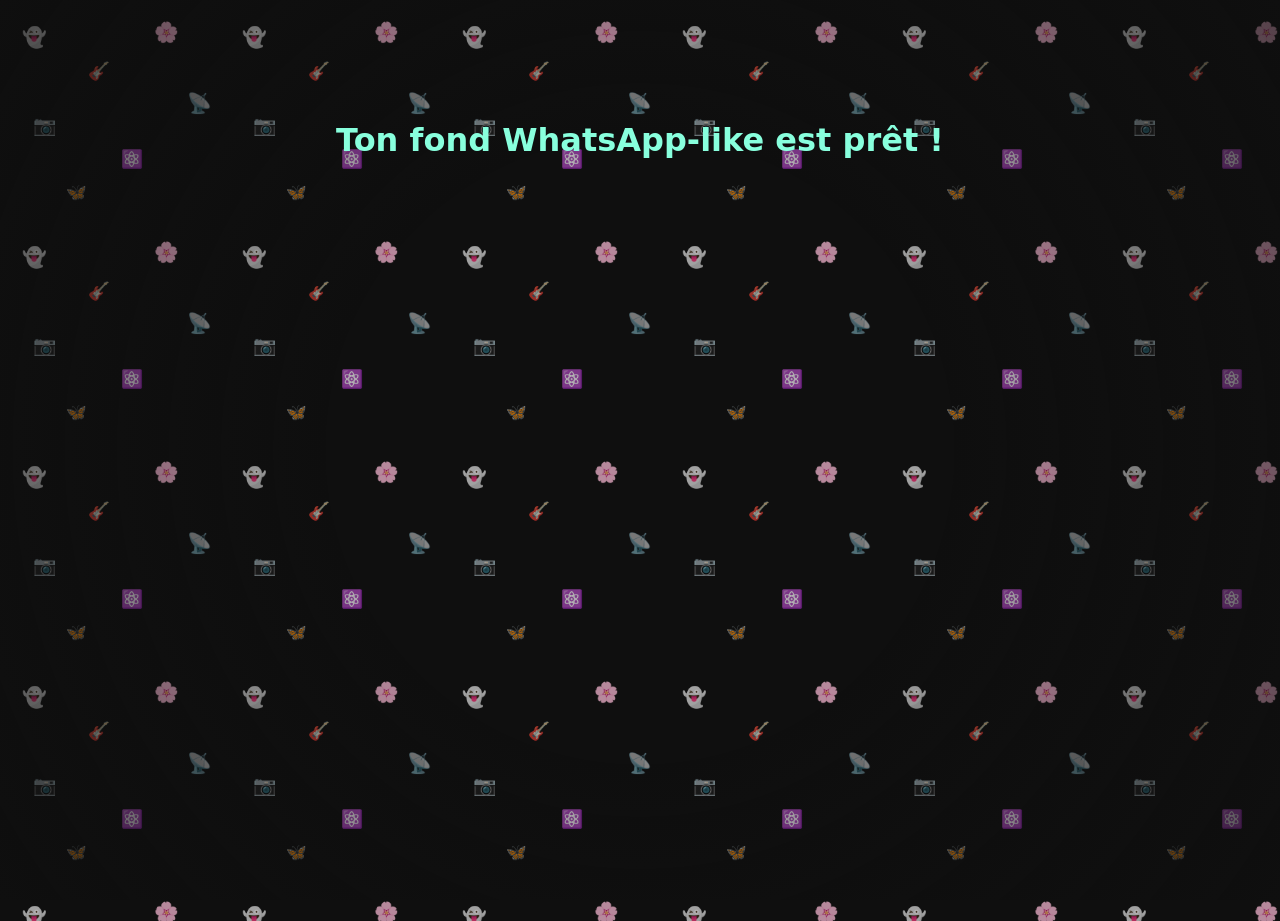
<file: index.html>
<!DOCTYPE html>
<html lang="fr">
<head>
  <meta charset="UTF-8">
  <meta name="viewport" content="width=device-width, initial-scale=1.0">
  <title>Fond WhatsApp-like</title>
  <style>
    body {
      margin: 0;
      height: 100vh;
      background-color: #0f0f0f; /* Couleur de fond très sombre */
      background-image: 
        url("data:image/svg+xml,%3Csvg width='200' height='200' xmlns='http://www.w3.org/2000/svg'%3E%3Cdefs%3E%3Cpattern id='pattern' patternUnits='userSpaceOnUse' width='200' height='200'%3E%3C!-- Ajoute tes icônes ici --%3E%3Ctext x='20' y='40' font-size='18' fill='%2388ffdd' opacity='0.7'%3E👻%3C/text%3E%3Ctext x='80' y='70' font-size='16' fill='%2388ffdd' opacity='0.6'%3E🎸%3C/text%3E%3Ctext x='140' y='35' font-size='18' fill='%2388ffdd' opacity='0.7'%3E🌸%3C/text%3E%3Ctext x='30' y='120' font-size='17' fill='%2388ffdd' opacity='0.6'%3E📷%3C/text%3E%3Ctext x='110' y='150' font-size='16' fill='%2388ffdd' opacity='0.7'%3E⚛️%3C/text%3E%3Ctext x='170' y='100' font-size='18' fill='%2388ffdd' opacity='0.5'%3E📡%3C/text%3E%3Ctext x='60' y='180' font-size='15' fill='%2388ffdd' opacity='0.7'%3E🦋%3C/text%3E%3C/pattern%3E%3C/defs%3E%3Crect width='100%25' height='100%25' fill='url(%23pattern)'/%3E%3C/svg%3E");
      background-repeat: repeat;
      background-size: 220px 220px; /* Ajuste la densité du motif */
      font-family: system-ui, sans-serif;
    }

    /* Optionnel : overlay pour un effet un peu plus doux */
    body::before {
      content: '';
      position: fixed;
      inset: 0;
      background: radial-gradient(circle at center, transparent 40%, rgba(15,15,15,0.6) 100%);
      pointer-events: none;
      z-index: 1;
    }
  </style>
</head>
<body>
  <!-- Ton contenu ici -->
  <h1 style="color:#88ffdd; text-align:center; padding-top:100px; z-index:2; position:relative;">
    Ton fond WhatsApp-like est prêt !
  </h1>
</body>
</html>
</file>
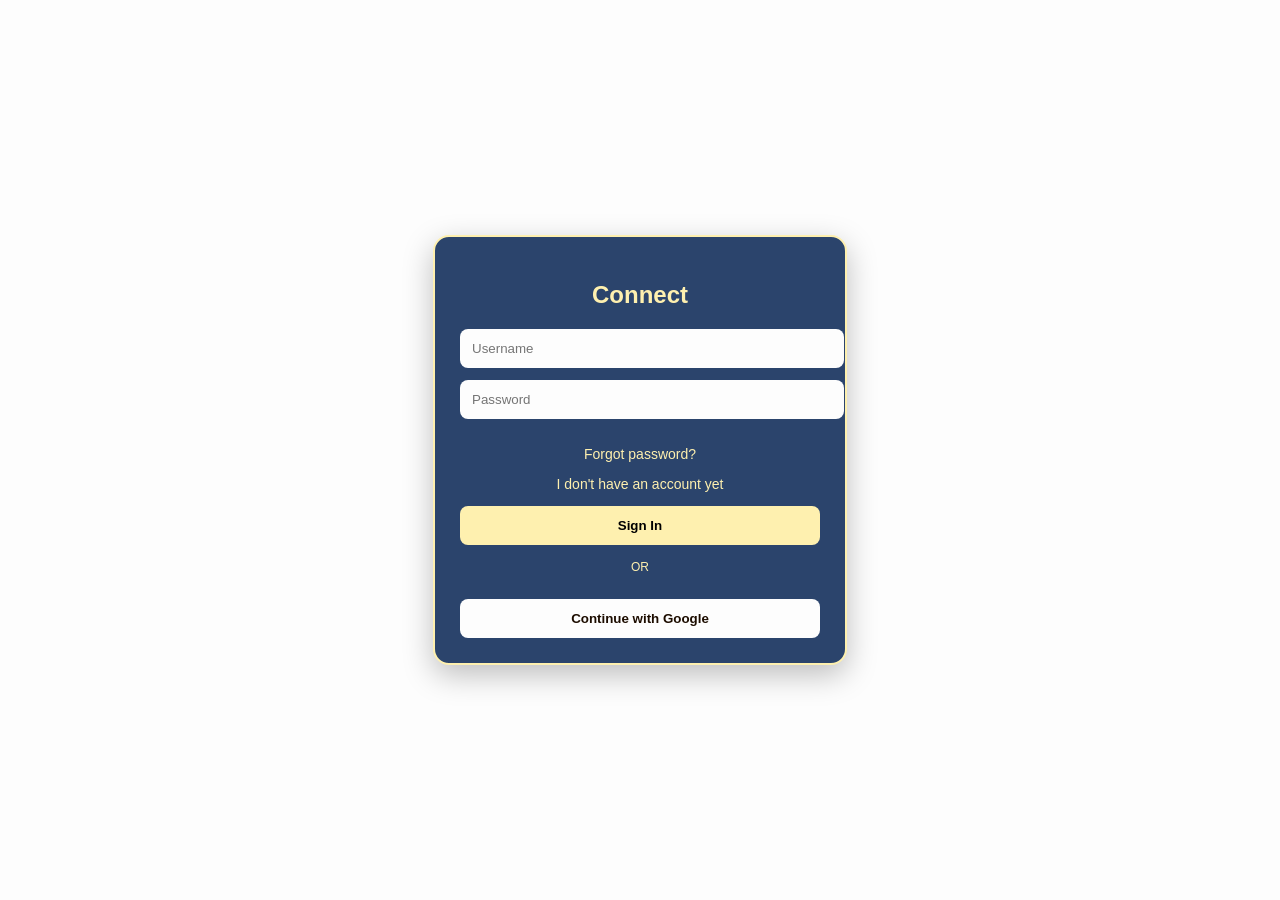
<file: font-end/pages/account-creation.html>
<!DOCTYPE html>
<html lang="en">
<head>
<meta charset="UTF-8">
<meta name="viewport" content="width=device-width, initial-scale=1.0">
<title>Connection Page</title>

<style>
/* ===== COLOR SYSTEM ===== */
:root{
    --gold:#FEF0AF;
    --blue-dark:#2B446C;
    --dark:#1D0D00;
    --white:#FDFDFD;
    --black:#000000;
}

/* ===== PAGE ===== */
body{
    margin:0;
    font-family: Arial, sans-serif;
    background: var(--white);
    display:flex;
    justify-content:center;
    align-items:center;
    height:100vh;
}

/* ===== MAIN CARD ===== */
.card{
    width:360px;
    background: var(--blue-dark);
    padding:25px;
    border-radius:16px;
    box-shadow:0 10px 30px rgba(0,0,0,0.25);
    color: var(--white);
    border: 2px solid var(--gold);
}

/* Title */
.card h2{
    text-align:center;
    margin-bottom:20px;
    color: var(--gold);
}

/* Inputs */
input{
    width:100%;
    padding:12px;
    margin-bottom:12px;
    border:none;
    border-radius:8px;
    outline:none;
    background: var(--white);
    color: var(--dark);
}

/* Buttons */
button{
    width:100%;
    padding:12px;
    border:none;
    border-radius:8px;
    cursor:pointer;
    font-weight:bold;
    transition:0.3s ease;
}

/* Submit */
.btn-submit{
    background: var(--gold);
    color: var(--black);
}

.btn-submit:hover{
    background: var(--black);
    color: var(--gold);
    border: 1px solid var(--gold);
}

/* Google Button */
.btn-google{
    background: var(--white);
    color: var(--dark);
    margin-top:10px;
}

.btn-google:hover{
    background: var(--dark);
    color: var(--white);
}

/* Links section */
.links{
    text-align:center;
    margin-top:15px;
    font-size:14px;
}

.links a{
    color: var(--gold);
    text-decoration:none;
}

.links a:hover{
    text-decoration:underline;
    color: var(--white);
}

/* Divider */
.divider{
    text-align:center;
    margin:15px 0;
    color: var(--gold);
    font-size:12px;
}
</style>
</head>

<body>

<div class="card">
    <h2>Connect</h2>

    <form>
        <input type="text" placeholder="Username" required>
        <input type="password" placeholder="Password" required>
        <div class="links">
            <p><a href="#">Forgot password?</a></p>
            <p><a href="#">I don't have an account yet</a></p>
        </div>
        <button class="btn-submit" type="submit">Sign In</button>

        <div class="divider">OR</div>

        <button class="btn-google" type="button">
            Continue with Google
        </button>
    </form>

    
</div>

</body>
</html>
</file>
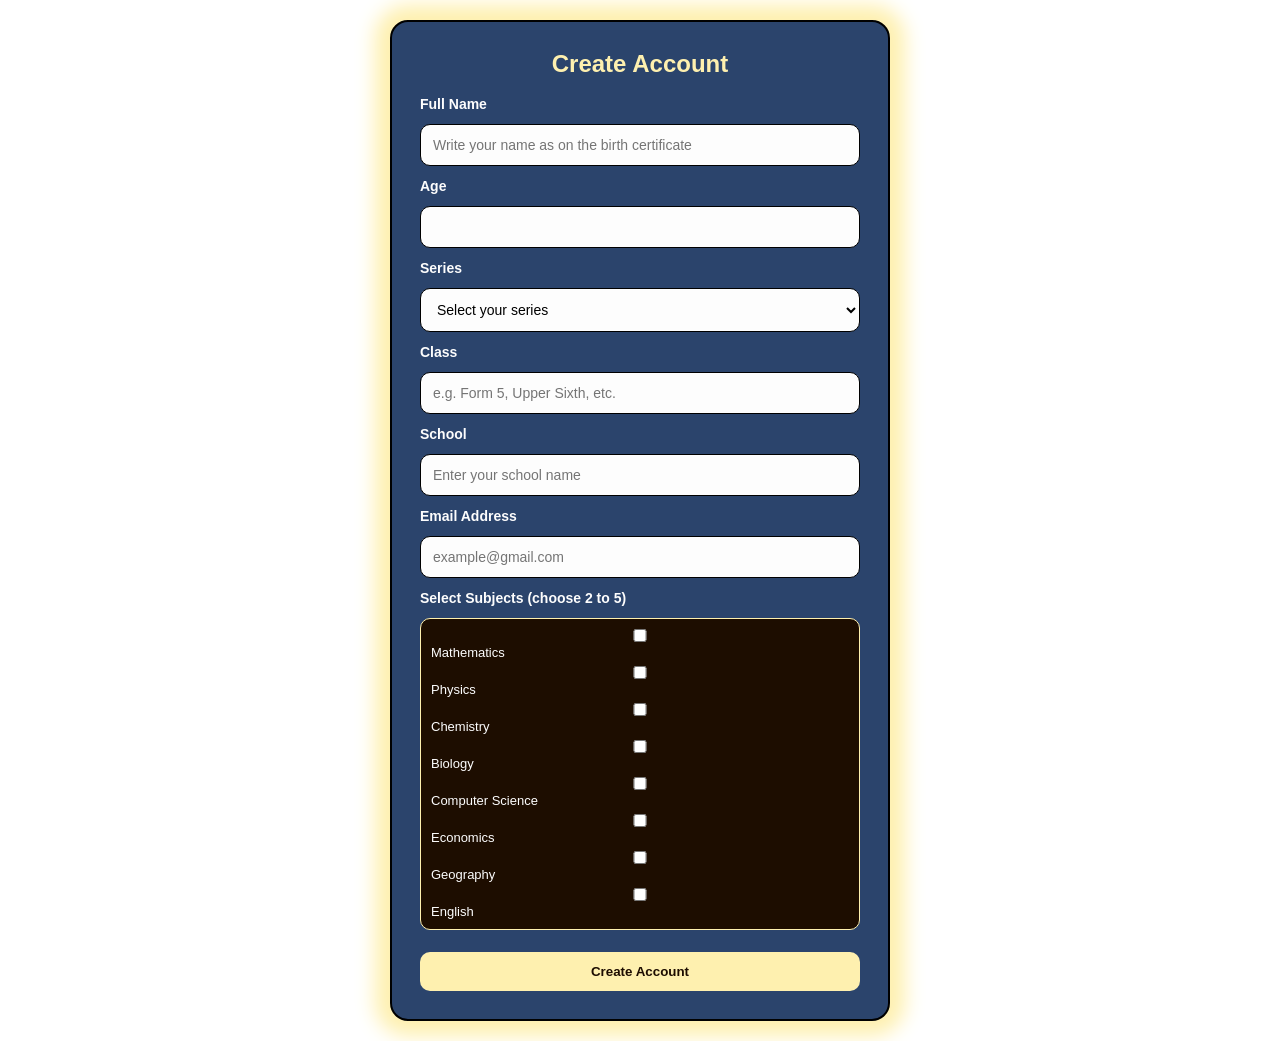
<file: font-end/pages/chat.html>
<!DOCTYPE html>
<html lang="en">
<head>
<meta charset="UTF-8">
<meta name="viewport" content="width=device-width, initial-scale=1.0">
<title>Create Account</title>

<style>
:root{
  --gold:#FEF0AF;
  --blue-dark:#2B446C;
  --dark:#1D0D00;
  --white:#FDFDFD;
  --black:#000000;
}

*{
  margin:0;
  padding:0;
  box-sizing:border-box;
  font-family:Arial, sans-serif;
}

body{
  min-height:100vh;
  display:flex;
  justify-content:center;
  align-items:center;
  padding:20px;
}

/* CARD */
.box{
  width:100%;
  max-width:500px;
  background:var(--blue-dark);
  border:2px solid var(--black);
  border-radius:18px;
  padding:28px;
  color:var(--white);
  box-shadow:0 0 20px 15px var(--gold);
}

h2{
  text-align:center;
  margin-bottom:18px;
  color:var(--gold);
}

form{
  display:flex;
  flex-direction:column;
  gap:12px;
}

label{
  font-size:14px;
  font-weight:bold;
}

input, select{
  width:100%;
  padding:12px;
  border-radius:10px;
  border:1px solid var(--black);
  background:var(--white);
  color:var(--black);
  outline:none;
  font-size:14px;
}

/* SUBJECTS SECTION */
.subjects{
  display:flex;
  flex-direction:column;
  gap:6px;
  background:var(--dark);
  padding:10px;
  border-radius:10px;
  border:1px solid var(--gold);
}

.subjects label{
  font-weight:normal;
  font-size:13px;
}

/* BUTTON */
button{
  margin-top:10px;
  padding:12px;
  border:none;
  border-radius:10px;
  cursor:pointer;
  font-weight:bold;
  transition:0.3s ease;
  background:var(--gold);
  color:var(--dark);
}

button:hover{
  background:var(--black);
  color:var(--gold);
}
</style>
</head>

<body>

<div class="box">
  <h2>Create Account</h2>

  <form>

    <!-- FULL NAME -->
    <label>Full Name</label>
    <input type="text" placeholder="Write your name as on the birth certificate" required>

    <!-- AGE -->
    <label>Age</label>
    <input type="number" min="1" max="100" required>

    <!-- SERIES -->
    <label>Series</label>
    <select required>
      <option value="">Select your series</option>
      <option>Science</option>
      <option>Arts</option>
      <option>Commercial</option>
      <option>Technical</option>
      <option>Literary</option>
    </select>

    <!-- CLASS -->
    <label>Class</label>
    <input type="text" placeholder="e.g. Form 5, Upper Sixth, etc." required>

    <!-- SCHOOL -->
    <label>School</label>
    <input type="text" placeholder="Enter your school name" required>

    <!-- EMAIL -->
    <label>Email Address</label>
    <input type="email" placeholder="example@gmail.com" required>

    <!-- SUBJECTS -->
    <label>Select Subjects (choose 2 to 5)</label>
    <div class="subjects">
      <label><input type="checkbox"> Mathematics</label>
      <label><input type="checkbox"> Physics</label>
      <label><input type="checkbox"> Chemistry</label>
      <label><input type="checkbox"> Biology</label>
      <label><input type="checkbox"> Computer Science</label>
      <label><input type="checkbox"> Economics</label>
      <label><input type="checkbox"> Geography</label>
      <label><input type="checkbox"> English</label>
    </div>

    <button type="submit">Create Account</button>

  </form>
</div>

</body>
</html>
</file>
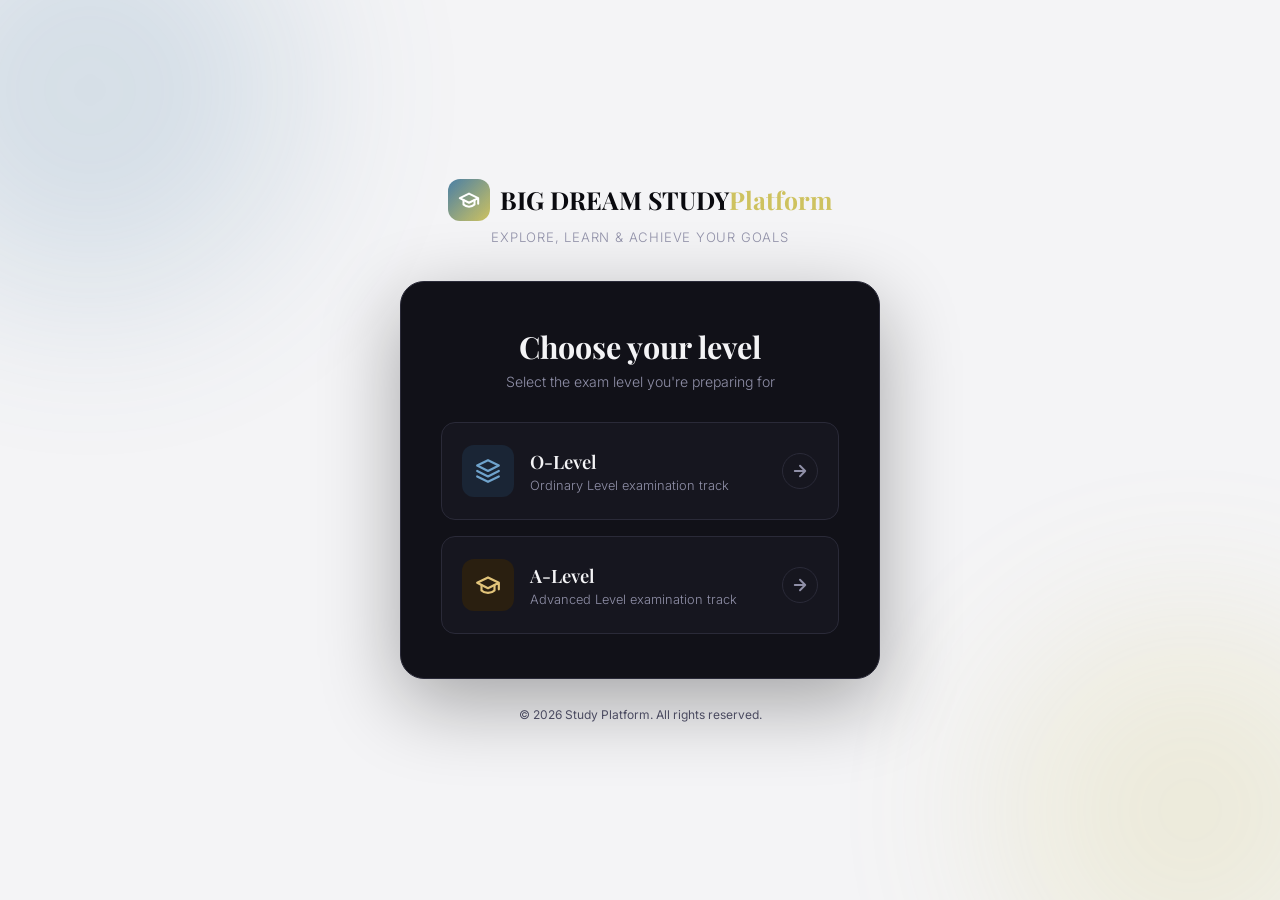
<file: font-end/pages/level_check_up.html>
<!DOCTYPE html>
<html lang="fr">
<head>
  <meta charset="UTF-8" />
  <meta name="viewport" content="width=device-width, initial-scale=1.0"/>
  <title>Study Platform – Choose Your Level</title>
  <link rel="preconnect" href="https://fonts.googleapis.com"/>
  <link rel="preconnect" href="https://fonts.gstatic.com" crossorigin/>
  <link href="https://fonts.googleapis.com/css2?family=Playfair+Display:wght@600;700&family=Inter:wght@300;400;500;600&display=swap" rel="stylesheet"/>
  <link rel="stylesheet" href="../css/level_check_up.css"/>
</head>
<body>
  <div class="page-wrapper">
    <div class="blob blob-top-left"></div>
    <div class="blob blob-bottom-right"></div>

    <header class="site-header">
      <div class="logo">
        <div class="logo-icon">
          <svg width="22" height="22" viewBox="0 0 24 24" fill="none" stroke="currentColor" stroke-width="2.2" stroke-linecap="round" stroke-linejoin="round">
            <path d="M22 10v6M2 10l10-5 10 5-10 5z"/>
            <path d="M6 12v5c3 3 9 3 12 0v-5"/>
          </svg>
        </div>
        <span class="logo-text">BIG DREAM STUDY<span class="logo-accent">Platform</span></span>
      </div>
      <p class="logo-tagline">Explore, Learn &amp; Achieve Your Goals</p>
    </header>

    <main class="card">
      <h1 class="card-title">Choose your level</h1>
      <p class="card-subtitle">Select the exam level you're preparing for</p>

      <div class="levels">

        <a href="stud.html" class="level-card" data-level="o-level">
          <div class="level-icon o-level-icon">
            <svg width="26" height="26" viewBox="0 0 24 24" fill="none" stroke="currentColor" stroke-width="2" stroke-linecap="round" stroke-linejoin="round">
              <path d="M12 2 2 7l10 5 10-5-10-5z"/>
              <path d="M2 17l10 5 10-5"/>
              <path d="M2 12l10 5 10-5"/>
            </svg>
          </div>
          <div class="level-info">
            <span class="level-name">O-Level</span>
            <span class="level-desc">Ordinary Level examination track</span>
          </div>
          <div class="level-arrow">
            <svg width="18" height="18" viewBox="0 0 24 24" fill="none" stroke="currentColor" stroke-width="2.5" stroke-linecap="round" stroke-linejoin="round">
              <path d="M5 12h14M12 5l7 7-7 7"/>
            </svg>
          </div>
        </a>

        <a href="my_study_stud.html" class="level-card" data-level="a-level">
          <div class="level-icon a-level-icon">
            <svg width="26" height="26" viewBox="0 0 24 24" fill="none" stroke="currentColor" stroke-width="2" stroke-linecap="round" stroke-linejoin="round">
              <path d="M22 10v6M2 10l10-5 10 5-10 5z"/>
              <path d="M6 12v5c3 3 9 3 12 0v-5"/>
            </svg>
          </div>
          <div class="level-info">
            <span class="level-name">A-Level</span>
            <span class="level-desc">Advanced Level examination track</span>
          </div>
          <div class="level-arrow">
            <svg width="18" height="18" viewBox="0 0 24 24" fill="none" stroke="currentColor" stroke-width="2.5" stroke-linecap="round" stroke-linejoin="round">
              <path d="M5 12h14M12 5l7 7-7 7"/>
            </svg>
          </div>
        </a>

      </div>
    </main>

    <footer class="site-footer">
      <p>© 2026 Study Platform. All rights reserved.</p>
    </footer>
  </div>
</body>
</html>
</file>
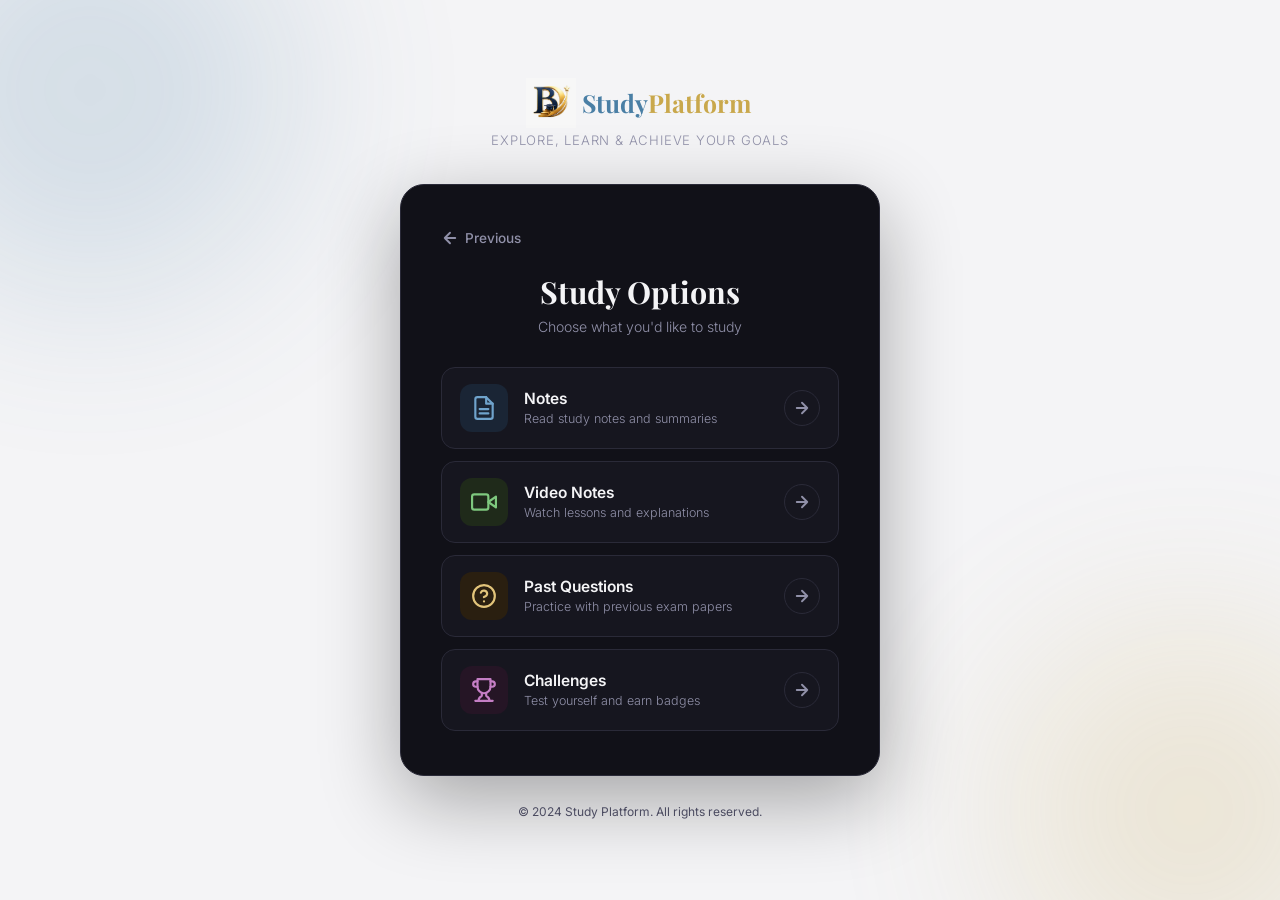
<file: font-end/pages/my_study_stud.html>
<!DOCTYPE html>
<html lang="fr">
<head>
  <meta charset="UTF-8" />
  <meta name="viewport" content="width=device-width, initial-scale=1.0"/>
  <title>Study Platform – Study Options</title>
  <link rel="preconnect" href="https://fonts.googleapis.com"/>
  <link rel="preconnect" href="https://fonts.gstatic.com" crossorigin/>
  <link href="https://fonts.googleapis.com/css2?family=Playfair+Display:wght@600;700&family=Inter:wght@300;400;500;600&display=swap" rel="stylesheet"/>
  <link rel="stylesheet" href="../css/my_study_stud.css"/>
</head>
<body>
  <div class="page-wrapper">
    <div class="blob blob-top-left"></div>
    <div class="blob blob-bottom-right"></div>

    <header class="site-header">
      <div class="logo">
        <div class="logo-icon">
             <img src="../images/BDA-logo.jpeg" width="50px">
        </div>
        <span class="logo-text">Study<span class="logo-accent">Platform</span></span>
      </div>
      <p class="logo-tagline">Explore, Learn &amp; Achieve Your Goals</p>
    </header>

    <main class="card">
  <a href="who_are_you.html" class="back-btn">
    <svg width="18" height="18" viewBox="0 0 24 24" fill="none" stroke="currentColor" stroke-width="2.5" stroke-linecap="round" stroke-linejoin="round">
      <path d="M19 12H5M12 19l-7-7 7-7"/>
    </svg>
    <span>Previous</span>
  </a>
      <h1 class="card-title">Study Options</h1>
      <p class="card-subtitle">Choose what you'd like to study</p>

      <div class="options">

        <a href="past_question.html" class="option">
          <div class="option-icon notes-icon">
            <svg width="26" height="26" viewBox="0 0 24 24" fill="none" stroke="currentColor" stroke-width="2" stroke-linecap="round" stroke-linejoin="round">
              <path d="M14 2H6a2 2 0 0 0-2 2v16a2 2 0 0 0 2 2h12a2 2 0 0 0 2-2V8z"/>
              <path d="M14 2v6h6"/>
              <line x1="8" y1="13" x2="16" y2="13"/>
              <line x1="8" y1="17" x2="16" y2="17"/>
            </svg>
          </div>
          <div class="option-info">
            <span class="option-name">Notes</span>
            <span class="option-desc">Read study notes and summaries</span>
          </div>
          <div class="option-arrow">
            <svg width="18" height="18" viewBox="0 0 24 24" fill="none" stroke="currentColor" stroke-width="2.5" stroke-linecap="round" stroke-linejoin="round">
              <path d="M5 12h14M12 5l7 7-7 7"/>
            </svg>
          </div>
        </a>

        <a href="past_question.html" class="option">
          <div class="option-icon video-icon">
            <svg width="26" height="26" viewBox="0 0 24 24" fill="none" stroke="currentColor" stroke-width="2" stroke-linecap="round" stroke-linejoin="round">
              <polygon points="23 7 16 12 23 17 23 7"/>
              <rect x="1" y="5" width="15" height="14" rx="2"/>
            </svg>
          </div>
          <div class="option-info">
            <span class="option-name">Video Notes</span>
            <span class="option-desc">Watch lessons and explanations</span>
          </div>
          <div class="option-arrow">
            <svg width="18" height="18" viewBox="0 0 24 24" fill="none" stroke="currentColor" stroke-width="2.5" stroke-linecap="round" stroke-linejoin="round">
              <path d="M5 12h14M12 5l7 7-7 7"/>
            </svg>
          </div>
        </a>

        <a href="past_question.html" class="option">
          <div class="option-icon questions-icon">
            <svg width="26" height="26" viewBox="0 0 24 24" fill="none" stroke="currentColor" stroke-width="2" stroke-linecap="round" stroke-linejoin="round">
              <circle cx="12" cy="12" r="10"/>
              <path d="M9.09 9a3 3 0 0 1 5.83 1c0 2-3 3-3 3"/>
              <line x1="12" y1="17" x2="12.01" y2="17"/>
            </svg>
          </div>
          <div class="option-info">
            <span class="option-name">Past Questions</span>
            <span class="option-desc">Practice with previous exam papers</span>
          </div>
          <div class="option-arrow">
            <svg width="18" height="18" viewBox="0 0 24 24" fill="none" stroke="currentColor" stroke-width="2.5" stroke-linecap="round" stroke-linejoin="round">
              <path d="M5 12h14M12 5l7 7-7 7"/>
            </svg>
          </div>
        </a>

        <a href="challenges.html" class="option">
          <div class="option-icon challenge-icon">
            <svg width="26" height="26" viewBox="0 0 24 24" fill="none" stroke="currentColor" stroke-width="2" stroke-linecap="round" stroke-linejoin="round">
              <path d="M6 9H4.5a2.5 2.5 0 0 1 0-5H6"/>
              <path d="M18 9h1.5a2.5 2.5 0 0 0 0-5H18"/>
              <path d="M4 22h16"/>
              <path d="M10 14.66V17c0 .55-.47.98-.97 1.21C7.85 18.75 7 20.24 7 22"/>
              <path d="M14 14.66V17c0 .55.47.98.97 1.21C16.15 18.75 17 20.24 17 22"/>
              <path d="M18 2H6v7a6 6 0 0 0 12 0V2z"/>
            </svg>
          </div>
          <div class="option-info">
            <span class="option-name">Challenges</span>
            <span class="option-desc">Test yourself and earn badges</span>
          </div>
          <div class="option-arrow">
            <svg width="18" height="18" viewBox="0 0 24 24" fill="none" stroke="currentColor" stroke-width="2.5" stroke-linecap="round" stroke-linejoin="round">
              <path d="M5 12h14M12 5l7 7-7 7"/>
            </svg>
          </div>
        </a>

      </div>
    </main>

    <footer class="site-footer">
      <p>© 2024 Study Platform. All rights reserved.</p>
    </footer>
  </div>
</body>
</html>
</file>
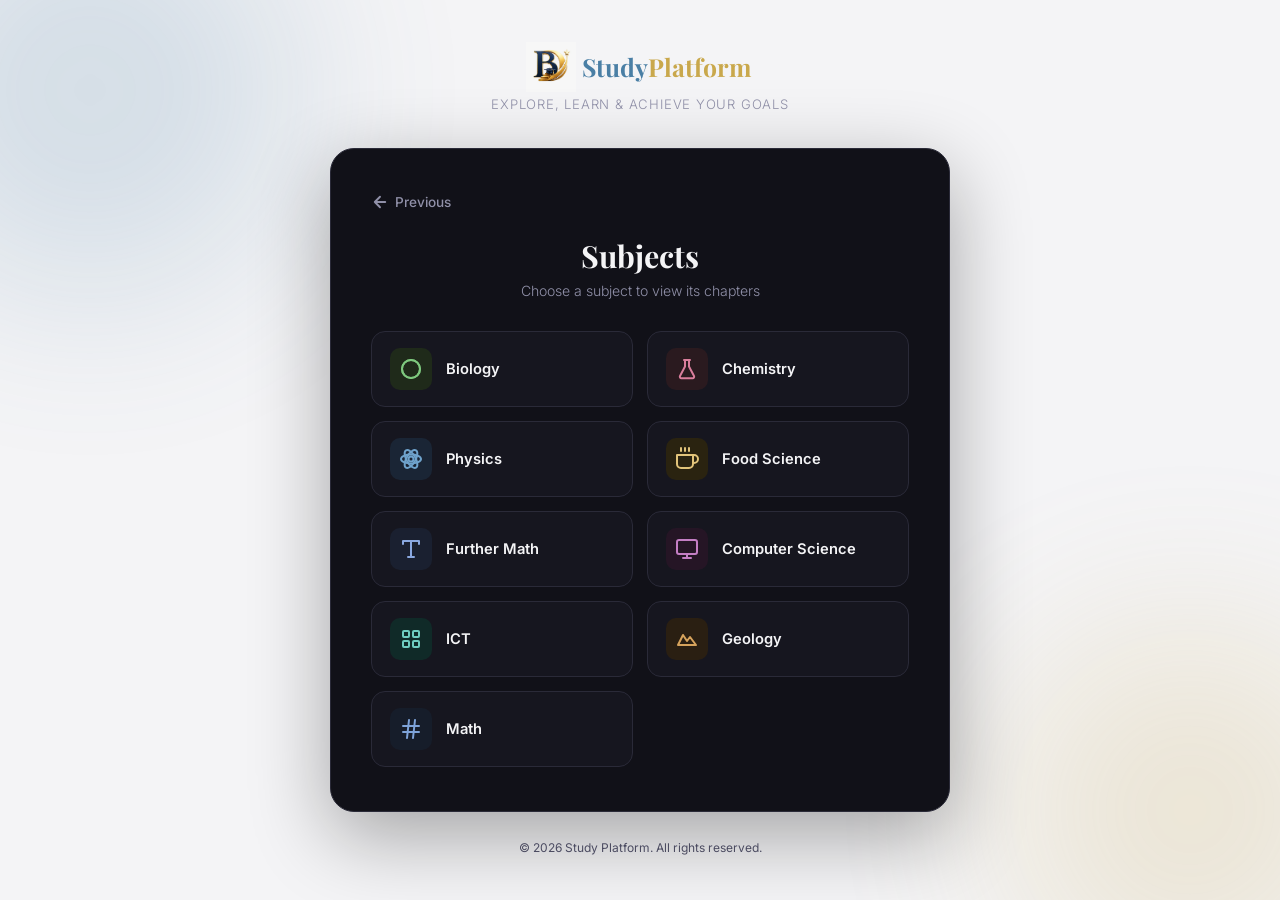
<file: font-end/pages/past_question.html>
<!DOCTYPE html>
<html lang="fr">
<head>
  <meta charset="UTF-8" />
  <meta name="viewport" content="width=device-width, initial-scale=1.0"/>
  <title>Study Platform – Subjects</title>
  <link rel="preconnect" href="https://fonts.googleapis.com"/>
  <link rel="preconnect" href="https://fonts.gstatic.com" crossorigin/>
  <link href="https://fonts.googleapis.com/css2?family=Playfair+Display:wght@600;700&family=Inter:wght@300;400;500;600&display=swap" rel="stylesheet"/>
  <link rel="stylesheet" href="../css/past_quetsion.css"/>
</head>
<body>
  <div class="page-wrapper">
    <div class="blob blob-top-left"></div>
    <div class="blob blob-bottom-right"></div>

    <header class="site-header">
      <div class="logo">
        <div class="logo-icon">
            <img src="../images/BDA-logo.jpeg" width="50px">
        </div>
        <span class="logo-text">Study<span class="logo-accent">Platform</span></span>
      </div>
      <p class="logo-tagline">Explore, Learn &amp; Achieve Your Goals</p>
    </header>

    <main class="card card-wide">
      <a href="my_study_stud.html" class="back-btn">
        <svg width="18" height="18" viewBox="0 0 24 24" fill="none" stroke="currentColor" stroke-width="2.5" stroke-linecap="round" stroke-linejoin="round">
          <path d="M19 12H5M12 19l-7-7 7-7"/>
        </svg>
        <span>Previous</span>
      </a>

      <h1 class="card-title">Subjects</h1>
      <p class="card-subtitle">Choose a subject to view its chapters</p>

      <div class="subjects-grid">

        <a href="biology.html" class="subject">
          <div class="subject-icon icon-biology">
            <svg width="24" height="24" viewBox="0 0 24 24" fill="none" stroke="currentColor" stroke-width="2" stroke-linecap="round" stroke-linejoin="round">
              <circle cx="12" cy="12" r="9"/>
              <path d="M12 3a9 9 0 0 1 0 18"/>
              <path d="M12 3a9 9 0 0 0 0 18"/>
            </svg>
          </div>
          <span class="subject-name">Biology</span>
        </a>

        <a href="chapters.html?subject=chemistry" class="subject">
          <div class="subject-icon icon-chemistry">
            <svg width="24" height="24" viewBox="0 0 24 24" fill="none" stroke="currentColor" stroke-width="2" stroke-linecap="round" stroke-linejoin="round">
              <path d="M9 3h6M10 3v6.5L5 19a1.5 1.5 0 0 0 1.3 2.2h11.4A1.5 1.5 0 0 0 19 19l-5-9.5V3"/>
            </svg>
          </div>
          <span class="subject-name">Chemistry</span>
        </a>

        <a href="physic.html" class="subject">
          <div class="subject-icon icon-physics">
            <svg width="24" height="24" viewBox="0 0 24 24" fill="none" stroke="currentColor" stroke-width="2" stroke-linecap="round" stroke-linejoin="round">
              <circle cx="12" cy="12" r="2.5"/>
              <ellipse cx="12" cy="12" rx="10" ry="4.5"/>
              <ellipse cx="12" cy="12" rx="10" ry="4.5" transform="rotate(60 12 12)"/>
              <ellipse cx="12" cy="12" rx="10" ry="4.5" transform="rotate(120 12 12)"/>
            </svg>
          </div>
          <span class="subject-name">Physics</span>
        </a>

        <a href="chapters.html?subject=food-science" class="subject">
          <div class="subject-icon icon-food">
            <svg width="24" height="24" viewBox="0 0 24 24" fill="none" stroke="currentColor" stroke-width="2" stroke-linecap="round" stroke-linejoin="round">
              <path d="M18 8h1a4 4 0 0 1 0 8h-1"/>
              <path d="M2 8h16v9a4 4 0 0 1-4 4H6a4 4 0 0 1-4-4V8z"/>
              <line x1="6" y1="1" x2="6" y2="4"/>
              <line x1="10" y1="1" x2="10" y2="4"/>
              <line x1="14" y1="1" x2="14" y2="4"/>
            </svg>
          </div>
          <span class="subject-name">Food Science</span>
        </a>

        <a href="chapters.html?subject=further-math" class="subject">
          <div class="subject-icon icon-furthermath">
            <svg width="24" height="24" viewBox="0 0 24 24" fill="none" stroke="currentColor" stroke-width="2" stroke-linecap="round" stroke-linejoin="round">
              <path d="M4 7V4h16v3M9 20h6M12 4v16"/>
            </svg>
          </div>
          <span class="subject-name">Further Math</span>
        </a>

        <a href="computer_science.html" class="subject">
          <div class="subject-icon icon-computer">
            <svg width="24" height="24" viewBox="0 0 24 24" fill="none" stroke="currentColor" stroke-width="2" stroke-linecap="round" stroke-linejoin="round">
              <rect x="2" y="3" width="20" height="14" rx="2"/>
              <line x1="8" y1="21" x2="16" y2="21"/>
              <line x1="12" y1="17" x2="12" y2="21"/>
            </svg>
          </div>
          <span class="subject-name">Computer Science</span>
        </a>

        <a href="ict.html" class="subject">
          <div class="subject-icon icon-ict">
            <svg width="24" height="24" viewBox="0 0 24 24" fill="none" stroke="currentColor" stroke-width="2" stroke-linecap="round" stroke-linejoin="round">
              <rect x="4" y="4" width="6" height="6" rx="1"/>
              <rect x="14" y="4" width="6" height="6" rx="1"/>
              <rect x="4" y="14" width="6" height="6" rx="1"/>
              <rect x="14" y="14" width="6" height="6" rx="1"/>
            </svg>
          </div>
          <span class="subject-name">ICT</span>
        </a>

        <a href="chapters.html?subject=geology" class="subject">
          <div class="subject-icon icon-geology">
            <svg width="24" height="24" viewBox="0 0 24 24" fill="none" stroke="currentColor" stroke-width="2" stroke-linecap="round" stroke-linejoin="round">
              <path d="M3 18l5-10 4 6 3-4 6 8H3z"/>
            </svg>
          </div>
          <span class="subject-name">Geology</span>
        </a>

        <a href="math.html" class="subject">
          <div class="subject-icon icon-math">
            <svg width="24" height="24" viewBox="0 0 24 24" fill="none" stroke="currentColor" stroke-width="2" stroke-linecap="round" stroke-linejoin="round">
              <line x1="4" y1="9" x2="20" y2="9"/>
              <line x1="4" y1="15" x2="20" y2="15"/>
              <line x1="10" y1="3" x2="8" y2="21"/>
              <line x1="16" y1="3" x2="14" y2="21"/>
            </svg>
          </div>
          <span class="subject-name">Math</span>
        </a>

      </div>
    </main>

    <footer class="site-footer">
      <p>© 2026 Study Platform. All rights reserved.</p>
    </footer>
  </div>
</body>
</html>
</file>
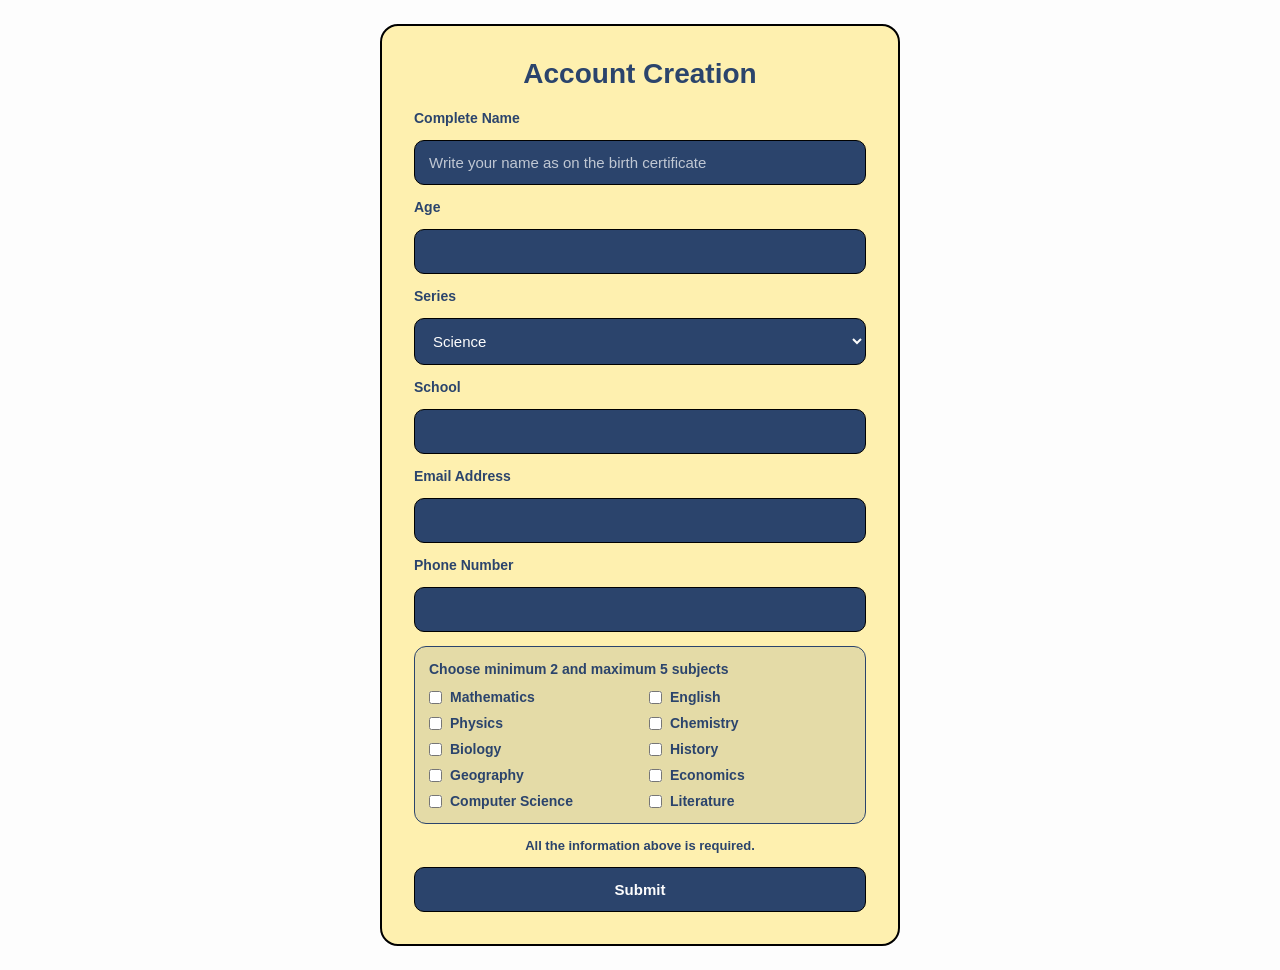
<file: font-end/pages/sparck.html>
<!DOCTYPE html>
<html lang="en">
<head>
  <meta charset="UTF-8" />
  <meta name="viewport" content="width=device-width, initial-scale=1.0" />
  <title>Account Creation</title>
  <style>
    :root{
  --gold:#FEF0AF;
  --blue-dark:#2B446C;
  --dark:#1D0D00;
  --white:#FDFDFD;
  --black:#000000;
  --white-muted:#9090a8;
}

*{
  margin:0;
  padding:0;
  box-sizing:border-box;
  font-family:Arial, sans-serif;
}

body{
  background:var(--white);
  min-height:100vh;
  display:flex;
  align-items:center;
  justify-content:center;
  padding:24px;
}

.box{
  width:100%;
  max-width:520px;
  background:var(--gold);
  border:2px solid var(--black);
  border-radius:18px;
  padding:32px;
  color:var(--white);
}

h2{
  margin-bottom:20px;
  font-size:28px;
  color:var(--blue-dark);
  text-align:center;
}

form{
  display:flex;
  flex-direction:column;
  gap:14px;
}

label{
  font-size:14px;
  font-weight:700;
  color:var(--blue-dark);
}

input,
select,
textarea{
  width:100%;
  padding:13px 14px;
  border:1px solid var(--black);
  border-radius:10px;
  background:var(--blue-dark);
  color:var(--white);
  font-size:15px;
  outline:none;
}

input::placeholder,
textarea::placeholder{
  color:rgba(255,255,255,0.7);
}

select{
  cursor:pointer;
}

.subjects{
  background:rgba(43,68,108,0.12);
  border:1px solid var(--blue-dark);
  border-radius:12px;
  padding:14px;
}

.subjects p{
  margin-bottom:12px;
  font-size:14px;
  color:var(--blue-dark);
  font-weight:700;
}

.subject-list{
  display:grid;
  grid-template-columns:1fr 1fr;
  gap:10px 18px;
}

.subject-item{
  display:flex;
  align-items:center;
  gap:8px;
  font-size:14px;
  color:var(--blue-dark);
}

.subject-item input{
  width:auto;
  accent-color:var(--blue-dark);
}

button{
  padding:13px 16px;
  border:1px solid var(--black);
  border-radius:10px;
  font-size:15px;
  font-weight:700;
  cursor:pointer;
  transition:0.3s ease;
}

.submit-btn{
  background:var(--blue-dark);
  color:var(--white);
}

.submit-btn:hover{
  background:var(--black);
  color:var(--gold);
}

.note{
  font-size:13px;
  color:var(--blue-dark);
  text-align:center;
  font-weight:600;
}
  </style>
</head>
<body>
  <div class="box">
    <h2>Account Creation</h2>

    <form id="accountForm">
      <label for="full-name">Complete Name</label>
      <input
        type="text"
        id="full-name"
        name="full-name"
        placeholder="Write your name as on the birth certificate"
        required
      >

      <label for="age">Age</label>
      <input type="number" id="age" name="age" min="1" required>

      <label for="series">Series</label>
      <select id="series" name="series" required>
        <option value="science">Science</option>
        <option value="arts">Arts</option>
      </select>

      <label for="school">School</label>
      <input type="text" id="school" name="school" required>

      <label for="email">Email Address</label>
      <input type="email" id="email" name="email" required>

      <label for="phone">Phone Number</label>
      <input type="tel" id="phone" name="phone" required>

      <div class="subjects">
        <p>Choose minimum 2 and maximum 5 subjects</p>
        <div class="subject-list">
          <label class="subject-item"><input type="checkbox" name="subjects" value="Mathematics"> Mathematics</label>
          <label class="subject-item"><input type="checkbox" name="subjects" value="English"> English</label>
          <label class="subject-item"><input type="checkbox" name="subjects" value="Physics"> Physics</label>
          <label class="subject-item"><input type="checkbox" name="subjects" value="Chemistry"> Chemistry</label>
          <label class="subject-item"><input type="checkbox" name="subjects" value="Biology"> Biology</label>
          <label class="subject-item"><input type="checkbox" name="subjects" value="History"> History</label>
          <label class="subject-item"><input type="checkbox" name="subjects" value="Geography"> Geography</label>
          <label class="subject-item"><input type="checkbox" name="subjects" value="Economics"> Economics</label>
          <label class="subject-item"><input type="checkbox" name="subjects" value="Computer Science"> Computer Science</label>
          <label class="subject-item"><input type="checkbox" name="subjects" value="Literature"> Literature</label>
        </div>
      </div>

      <div class="note">All the information above is required.</div>

      <button type="submit" class="submit-btn">Submit</button>
    </form>
  </div>

  <script>
    const form = document.getElementById("accountForm");
    const subjectCheckboxes = document.querySelectorAll('input[name="subjects"]');

    subjectCheckboxes.forEach((checkbox) => {
      checkbox.addEventListener("change", () => {
        const checkedCount = document.querySelectorAll('input[name="subjects"]:checked').length;

        if (checkedCount > 5) {
          checkbox.checked = false;
          alert("You can choose maximum 5 subjects.");
        }
      });
    });

    form.addEventListener("submit", function (e) {
      const checkedCount = document.querySelectorAll('input[name="subjects"]:checked').length;

      if (checkedCount < 2 || checkedCount > 5) {
        e.preventDefault();
        alert("Choose minimum 2 and maximum 5 subjects.");
      }
    });
  </script>
</body>
</html>
</file>
<file: font-end/css/level_check_up.css>
*, *::before, *::after {
  box-sizing: border-box;
  margin: 0;
  padding: 0;
}

:root {
  --black:       #0a0a0f;
  --black-card:  #111118;
  --black-role:  #16161f;
  --gold:        #c9bc4ce3;
  --gold-light:  #e2c47a;
  --gold-dim:    #c9a84c33;
  --steel:       #4a7fa5;
  --steel-light: #6fa3cc;
  --border:      #2a2a38;
  --white:       #f4f4f6;
  --white-muted: #9090a8;
}

body {
  background: var(--white);
  color: var(--white);
  font-family: 'Inter', sans-serif;
  min-height: 100vh;
  display: flex;
  align-items: center;
  justify-content: center;
}

.page-wrapper {
  position: relative;
  width: 100%;
  min-height: 100vh;
  display: flex;
  flex-direction: column;
  align-items: center;
  justify-content: center;
  padding: 40px 16px;
  z-index: 1;
}

.blob {
  position: fixed;
  border-radius: 50%;
  filter: blur(90px);
  opacity: 0.18;
  pointer-events: none;
  z-index: 0;
}

.blob-top-left {
  width: 420px;
  height: 420px;
  background: var(--steel);
  top: -120px;
  left: -120px;
}

.blob-bottom-right {
  width: 380px;
  height: 380px;
  background: var(--gold);
  bottom: -100px;
  right: -100px;
}

.site-header {
  text-align: center;
  margin-bottom: 36px;
  z-index: 1;
}

.logo {
  display: flex;
  align-items: center;
  justify-content: center;
  gap: 10px;
  margin-bottom: 8px;
}

.logo-icon {
  width: 42px;
  height: 42px;
  background: linear-gradient(135deg, var(--steel), var(--gold));
  border-radius: 12px;
  display: flex;
  align-items: center;
  justify-content: center;
  color: #fff;
}

.logo-text {
  font-family: 'Playfair Display', serif;
  font-size: 1.55rem;
  font-weight: 700;
  color: var(--black);
}

.logo-accent {
  color: var(--gold);
}

.logo-tagline {
  font-size: 0.82rem;
  color: var(--white-muted);
  letter-spacing: 0.06em;
  text-transform: uppercase;
  font-weight: 300;
}

.card {
  background: var(--black-card);
  border: 1px solid var(--border);
  border-radius: 24px;
  padding: 44px 40px;
  width: 100%;
  max-width: 480px;
  z-index: 1;
  box-shadow: 0 24px 80px #00000055;
}

.card-title {
  font-family: 'Playfair Display', serif;
  font-size: 1.9rem;
  font-weight: 700;
  color: var(--white);
  text-align: center;
  margin-bottom: 6px;
}

.card-subtitle {
  font-size: 0.88rem;
  color: var(--white-muted);
  text-align: center;
  margin-bottom: 32px;
  font-weight: 300;
}

.levels {
  display: flex;
  flex-direction: column;
  gap: 16px;
}

.level-card {
  display: flex;
  align-items: center;
  gap: 16px;
  background: var(--black-role);
  border: 1px solid var(--border);
  border-radius: 14px;
  padding: 22px 20px;
  cursor: pointer;
  text-decoration: none;
  transition: border-color 0.25s, background 0.25s, transform 0.18s;
  position: relative;
  overflow: hidden;
}

.level-card::before {
  content: '';
  position: absolute;
  inset: 0;
  opacity: 0;
  transition: opacity 0.25s;
  border-radius: 14px;
  pointer-events: none;
}

.level-card:hover {
  transform: translateX(4px);
  border-color: var(--gold);
  background: #1a1810;
}

.level-card:hover::before {
  background: linear-gradient(90deg, var(--gold-dim), transparent);
  opacity: 1;
}

.level-icon {
  width: 52px;
  height: 52px;
  border-radius: 12px;
  display: flex;
  align-items: center;
  justify-content: center;
  flex-shrink: 0;
  transition: background 0.25s, color 0.25s;
}

.o-level-icon { background: #1a2535; color: var(--steel-light); }
.a-level-icon { background: #2a1f10; color: var(--gold-light); }

.level-card:hover .level-icon {
  background: var(--gold-dim);
  color: var(--gold-light);
}

.level-info {
  flex: 1;
  display: flex;
  flex-direction: column;
  gap: 4px;
  z-index: 1;
}

.level-name {
  font-family: 'Playfair Display', serif;
  font-size: 1.15rem;
  font-weight: 600;
  color: var(--white);
  transition: color 0.25s;
}

.level-card:hover .level-name {
  color: var(--gold-light);
}

.level-desc {
  font-size: 0.8rem;
  color: var(--white-muted);
  font-weight: 300;
}

.level-arrow {
  width: 36px;
  height: 36px;
  border-radius: 50%;
  border: 1px solid var(--border);
  display: flex;
  align-items: center;
  justify-content: center;
  flex-shrink: 0;
  color: var(--white-muted);
  transition: border-color 0.25s, color 0.25s, transform 0.25s;
  z-index: 1;
}

.level-card:hover .level-arrow {
  border-color: var(--gold);
  color: var(--gold-light);
  transform: translateX(3px);
}

.site-footer {
  margin-top: 28px;
  font-size: 0.75rem;
  color: #4a4a60;
  z-index: 1;
}

@media (max-width: 520px) {
  .card { padding: 32px 20px; }
  .card-title { font-size: 1.5rem; }
}
</file>
<file: font-end/css/my_study_stud.css>
*, *::before, *::after {
  box-sizing: border-box;
  margin: 0;
  padding: 0;
}

:root {
  --black:       #0a0a0f;
  --black-card:  #111118;
  --black-role:  #16161f;
  --gold:        #c9a84c;
  --gold-light:  #e2c47a;
  --gold-dim:    #c9a84c33;
  --steel:       #4a7fa5;
  --steel-light: #6fa3cc;
  --border:      #2a2a38;
  --white:       #f4f4f6;
  --white-muted: #9090a8;
}

body {
  background: var(--white);
  color: var(--white);
  font-family: 'Inter', sans-serif;
  min-height: 100vh;
  display: flex;
  align-items: center;
  justify-content: center;
}

.page-wrapper {
  position: relative;
  width: 100%;
  min-height: 100vh;
  display: flex;
  flex-direction: column;
  align-items: center;
  justify-content: center;
  padding: 40px 16px;
  z-index: 1;
}
.back-btn {
  display: inline-flex;
  align-items: center;
  gap: 6px;
  color: var(--white-muted);
  text-decoration: none;
  font-size: 0.85rem;
  font-weight: 500;
  margin-bottom: 24px;
  transition: color 0.2s, transform 0.18s;
}

.back-btn:hover {
  color: var(--gold-light);
  transform: translateX(-3px);
}

.blob {
  position: fixed;
  border-radius: 50%;
  filter: blur(90px);
  opacity: 0.18;
  pointer-events: none;
  z-index: 0;
}

.blob-top-left {
  width: 420px;
  height: 420px;
  background: var(--steel);
  top: -120px;
  left: -120px;
}

.blob-bottom-right {
  width: 380px;
  height: 380px;
  background: var(--gold);
  bottom: -100px;
  right: -100px;
}

.site-header {
  text-align: center;
  margin-bottom: 36px;
  z-index: 1;
}

.logo {
  display: flex;
  align-items: center;
  justify-content: center;
  gap: 10px;
  margin-bottom: 8px;
}

.logo-icon {
  width: 42px;
  height: 42px;
  background: linear-gradient(135deg, var(--steel), var(--gold));
  border-radius: 12px;
  display: flex;
  align-items: center;
  justify-content: center;
  color: #fff;
}

.logo-text {
  font-family: 'Playfair Display', serif;
  font-size: 1.55rem;
  font-weight: 700;
  color: var(--steel);
}

.logo-accent {
  color: var(--gold);
}

.logo-tagline {
  font-size: 0.82rem;
  color: var(--white-muted);
  letter-spacing: 0.06em;
  text-transform: uppercase;
  font-weight: 300;
}

.card {
  background: var(--black-card);
  border: 1px solid var(--border);
  border-radius: 24px;
  padding: 44px 40px;
  width: 100%;
  max-width: 480px;
  z-index: 1;
  box-shadow: 0 24px 80px #00000055;
}

.card-title {
  font-family: 'Playfair Display', serif;
  font-size: 1.9rem;
  font-weight: 700;
  color: var(--white);
  text-align: center;
  margin-bottom: 6px;
}

.card-subtitle {
  font-size: 0.88rem;
  color: var(--white-muted);
  text-align: center;
  margin-bottom: 32px;
  font-weight: 300;
}

.options {
  display: flex;
  flex-direction: column;
  gap: 12px;
}

.option {
  display: flex;
  align-items: center;
  gap: 16px;
  background: var(--black-role);
  border: 1px solid var(--border);
  border-radius: 14px;
  padding: 16px 18px;
  cursor: pointer;
  text-decoration: none;
  transition: border-color 0.25s, background 0.25s, transform 0.18s;
  position: relative;
  overflow: hidden;
}

.option::before {
  content: '';
  position: absolute;
  inset: 0;
  opacity: 0;
  transition: opacity 0.25s;
  border-radius: 14px;
  pointer-events: none;
}

.option:hover {
  transform: translateX(4px);
  border-color: var(--gold);
  background: #1a1810;
}

.option:hover::before {
  background: linear-gradient(90deg, var(--gold-dim), transparent);
  opacity: 1;
}

.option-icon {
  width: 48px;
  height: 48px;
  border-radius: 12px;
  display: flex;
  align-items: center;
  justify-content: center;
  flex-shrink: 0;
  transition: background 0.25s, color 0.25s;
}

.notes-icon     { background: #1a2535; color: var(--steel-light); }
.video-icon     { background: #1f2a1a; color: #7ec87e; }
.questions-icon { background: #2a1f10; color: var(--gold-light); }
.challenge-icon { background: #251525; color: #c47ec4; }

.option:hover .option-icon {
  background: var(--gold-dim);
  color: var(--gold-light);
}

.option-info {
  flex: 1;
  display: flex;
  flex-direction: column;
  gap: 3px;
  z-index: 1;
}

.option-name {
  font-size: 0.97rem;
  font-weight: 600;
  color: var(--white);
  transition: color 0.25s;
}

.option:hover .option-name {
  color: var(--gold-light);
}

.option-desc {
  font-size: 0.78rem;
  color: var(--white-muted);
  font-weight: 300;
}

.option-arrow {
  width: 36px;
  height: 36px;
  border-radius: 50%;
  border: 1px solid var(--border);
  display: flex;
  align-items: center;
  justify-content: center;
  flex-shrink: 0;
  color: var(--white-muted);
  transition: border-color 0.25s, color 0.25s, transform 0.25s;
  z-index: 1;
}

.option:hover .option-arrow {
  border-color: var(--gold);
  color: var(--gold-light);
  transform: translateX(3px);
}

.site-footer {
  margin-top: 28px;
  font-size: 0.75rem;
  color: #4a4a60;
  z-index: 1;
}

@media (max-width: 520px) {
  .card { padding: 32px 20px; }
  .card-title { font-size: 1.5rem; }
}
</file>
<file: font-end/css/past_quetsion.css>
*, *::before, *::after {
  box-sizing: border-box;
  margin: 0;
  padding: 0;
}

:root {
  --black:       #0a0a0f;
  --black-card:  #111118;
  --black-role:  #16161f;
  --gold:        #c9a84c;
  --gold-light:  #e2c47a;
  --gold-dim:    #c9a84c33;
  --steel:       #4a7fa5;
  --steel-light: #6fa3cc;
  --border:      #2a2a38;
  --white:       #f4f4f6;
  --white-muted: #9090a8;
}

body {
  background: var(--white);
  color: var(--white);
  font-family: 'Inter', sans-serif;
  min-height: 100vh;
  display: flex;
  align-items: center;
  justify-content: center;
}

.page-wrapper {
  position: relative;
  width: 100%;
  min-height: 100vh;
  display: flex;
  flex-direction: column;
  align-items: center;
  justify-content: center;
  padding: 40px 16px;
  z-index: 1;
}

.blob {
  position: fixed;
  border-radius: 50%;
  filter: blur(90px);
  opacity: 0.18;
  pointer-events: none;
  z-index: 0;
}

.blob-top-left {
  width: 420px;
  height: 420px;
  background: var(--steel);
  top: -120px;
  left: -120px;
}

.blob-bottom-right {
  width: 380px;
  height: 380px;
  background: var(--gold);
  bottom: -100px;
  right: -100px;
}

.site-header {
  text-align: center;
  margin-bottom: 36px;
  z-index: 1;
}

.logo {
  display: flex;
  align-items: center;
  justify-content: center;
  gap: 10px;
  margin-bottom: 8px;
}

.logo-icon {
  width: 42px;
  height: 42px;
  background: linear-gradient(135deg, var(--steel), var(--gold));
  border-radius: 12px;
  display: flex;
  align-items: center;
  justify-content: center;
  color: #fff;
}

.logo-text {
  font-family: 'Playfair Display', serif;
  font-size: 1.55rem;
  font-weight: 700;
  color: var(--steel);
}

.logo-accent {
  color: var(--gold);
}

.logo-tagline {
  font-size: 0.82rem;
  color: var(--white-muted);
  letter-spacing: 0.06em;
  text-transform: uppercase;
  font-weight: 300;
}

.card {
  background: var(--black-card);
  border: 1px solid var(--border);
  border-radius: 24px;
  padding: 44px 40px;
  width: 100%;
  z-index: 1;
  box-shadow: 0 24px 80px #00000055;
}

.card-wide {
  max-width: 620px;
}

.back-btn {
  display: inline-flex;
  align-items: center;
  gap: 6px;
  color: var(--white-muted);
  text-decoration: none;
  font-size: 0.85rem;
  font-weight: 500;
  margin-bottom: 24px;
  transition: color 0.2s, transform 0.18s;
}

.back-btn:hover {
  color: var(--gold-light);
  transform: translateX(-3px);
}

.card-title {
  font-family: 'Playfair Display', serif;
  font-size: 1.9rem;
  font-weight: 700;
  color: var(--white);
  text-align: center;
  margin-bottom: 6px;
}

.card-subtitle {
  font-size: 0.88rem;
  color: var(--white-muted);
  text-align: center;
  margin-bottom: 32px;
  font-weight: 300;
}

.subjects-grid {
  display: grid;
  grid-template-columns: 1fr 1fr;
  gap: 14px;
}

.subject {
  display: flex;
  align-items: center;
  gap: 14px;
  background: var(--black-role);
  border: 1px solid var(--border);
  border-radius: 14px;
  padding: 16px 18px;
  cursor: pointer;
  text-decoration: none;
  transition: border-color 0.25s, background 0.25s, transform 0.18s;
}

.subject:hover {
  transform: translateX(4px);
  border-color: var(--gold);
  background: #1a1810;
}

.subject-icon {
  width: 42px;
  height: 42px;
  border-radius: 10px;
  display: flex;
  align-items: center;
  justify-content: center;
  flex-shrink: 0;
  transition: background 0.25s, color 0.25s;
}

.icon-biology      { background: #1f2a1a; color: #7ec87e; }
.icon-chemistry    { background: #2a1a1f; color: #d97e9c; }
.icon-physics      { background: #1a2535; color: var(--steel-light); }
.icon-food         { background: #2a2310; color: var(--gold-light); }
.icon-furthermath  { background: #1a2030; color: #8aa8e0; }
.icon-computer     { background: #251525; color: #c47ec4; }
.icon-ict          { background: #102a28; color: #6fccc0; }
.icon-geology      { background: #2a1f12; color: #d6a35c; }
.icon-math         { background: #161d2a; color: #7ea3d9; }

.subject:hover .subject-icon {
  background: var(--gold-dim);
  color: var(--gold-light);
}

.subject-name {
  font-size: 0.92rem;
  font-weight: 600;
  color: var(--white);
  transition: color 0.25s;
}

.subject:hover .subject-name {
  color: var(--gold-light);
}

.site-footer {
  margin-top: 28px;
  font-size: 0.75rem;
  color: #4a4a60;
  z-index: 1;
}

@media (max-width: 520px) {
  .card { padding: 32px 20px; }
  .card-title { font-size: 1.5rem; }
  .subjects-grid { grid-template-columns: 1fr; }
}
</file>
